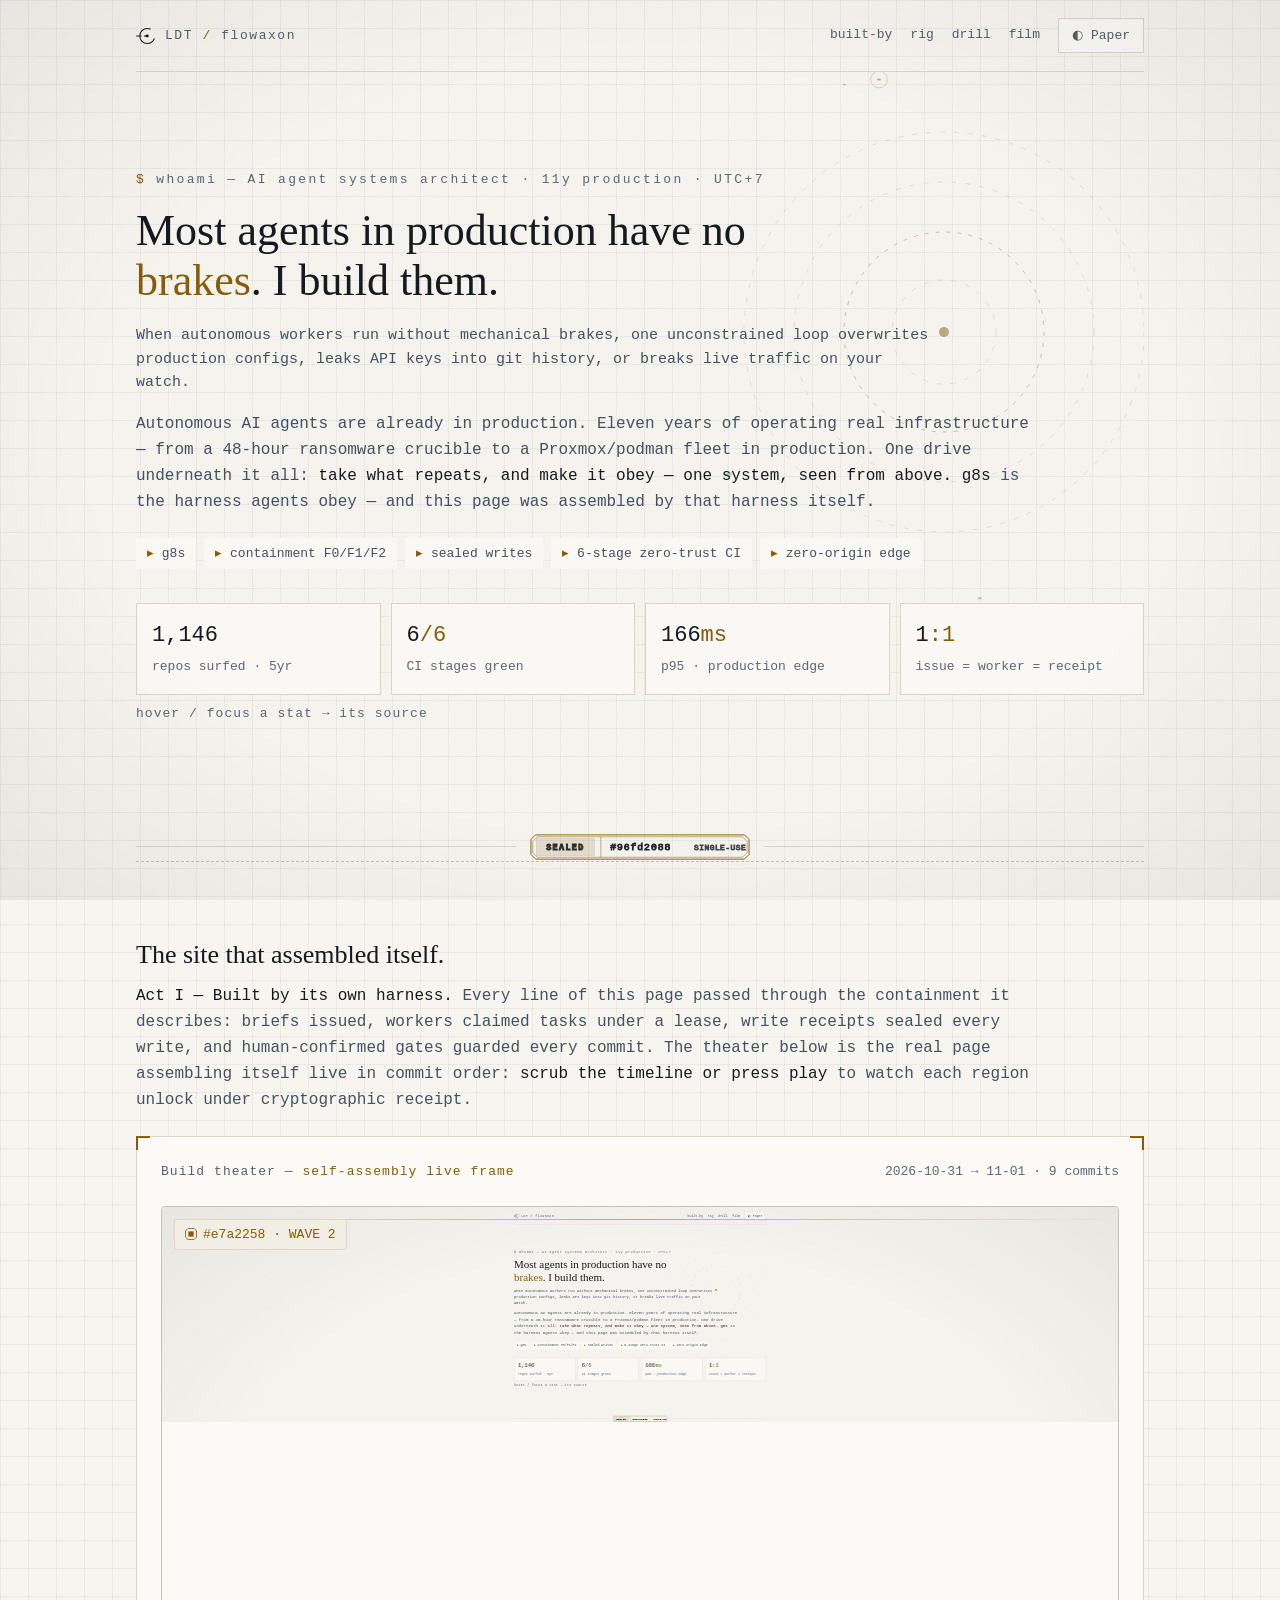
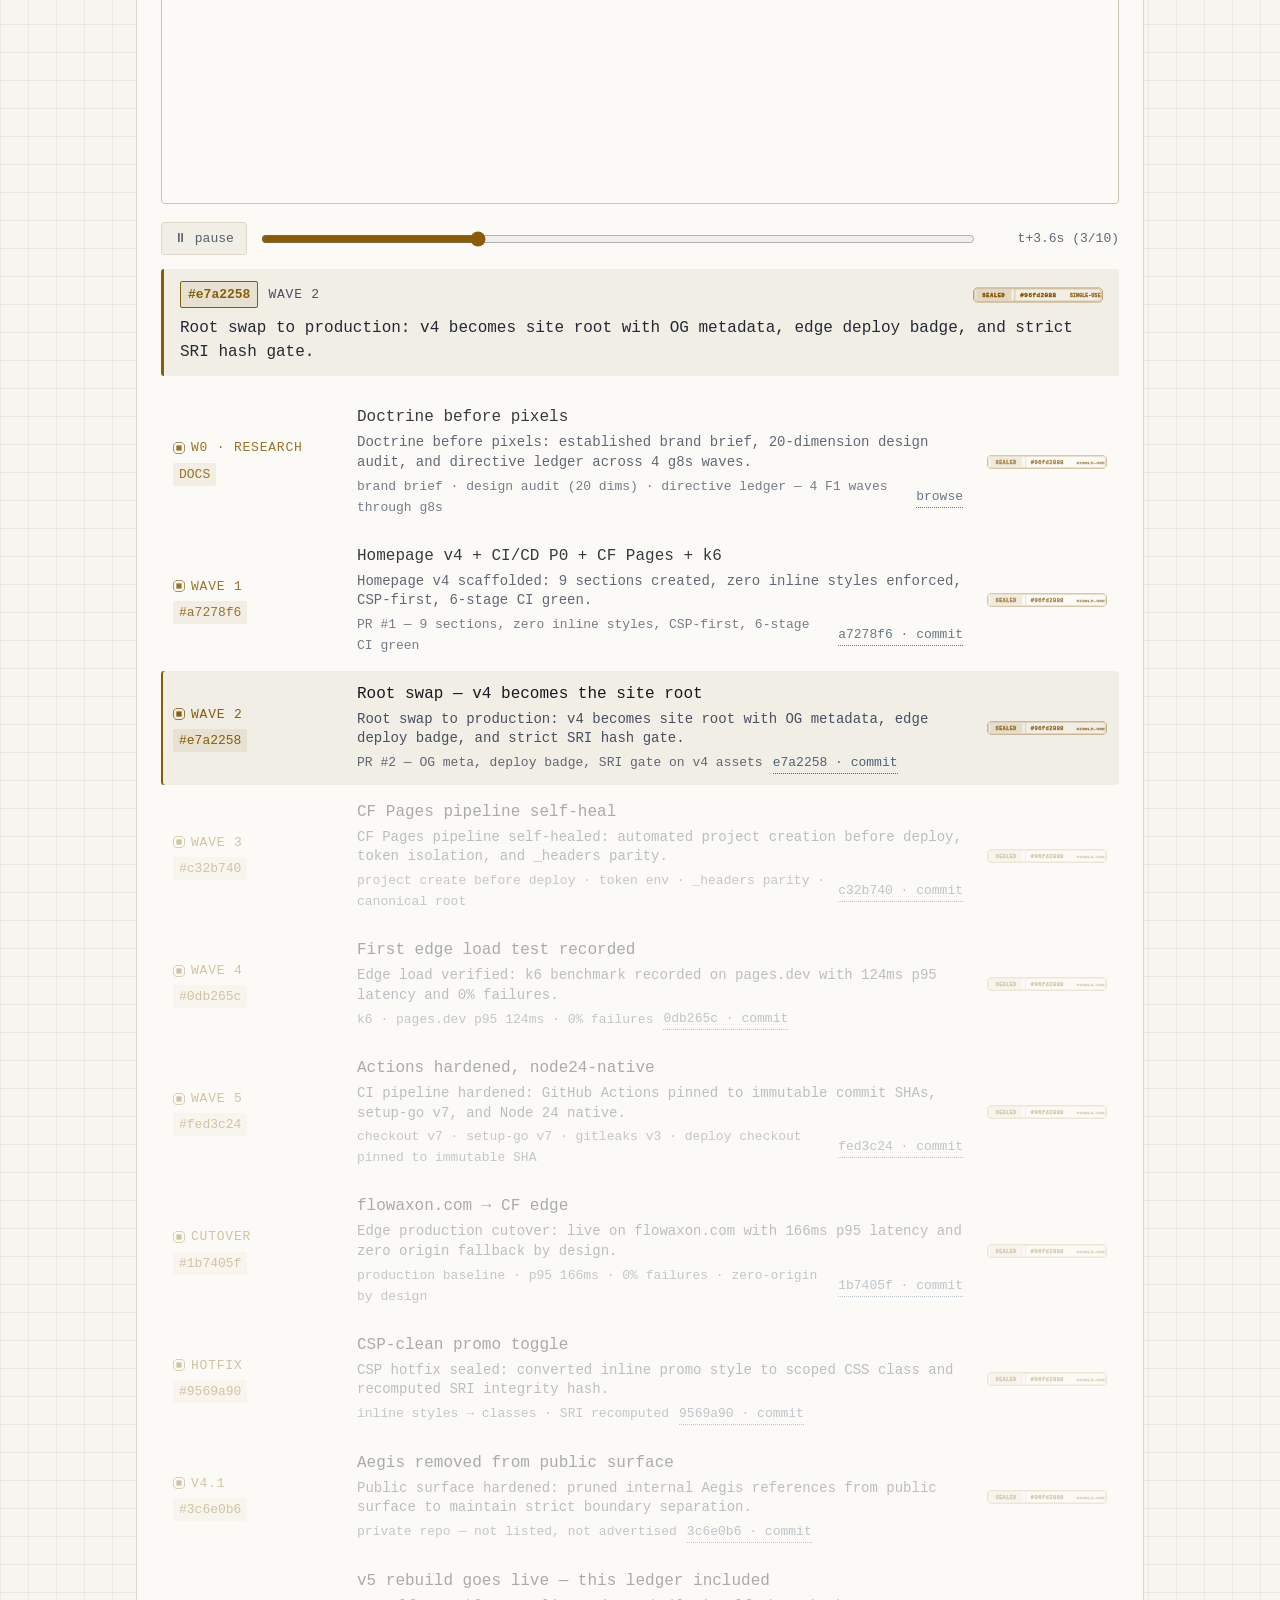
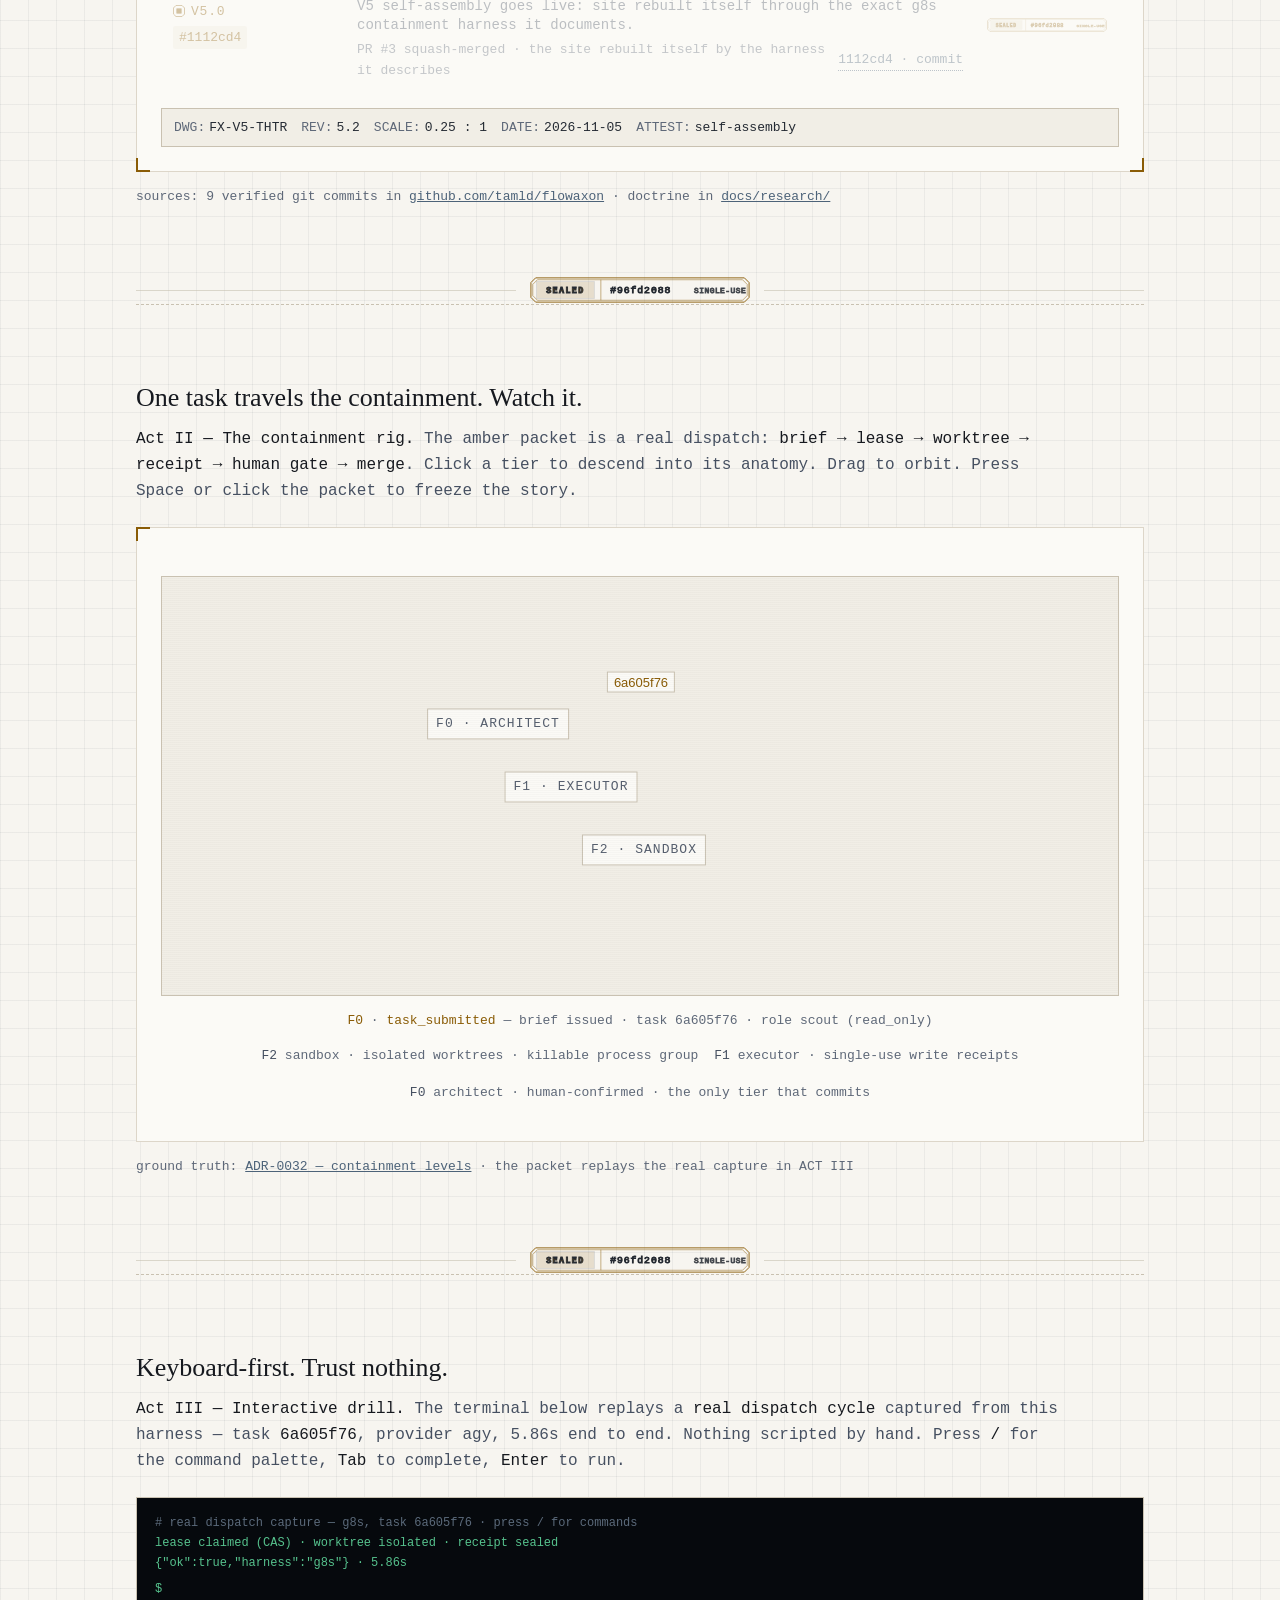
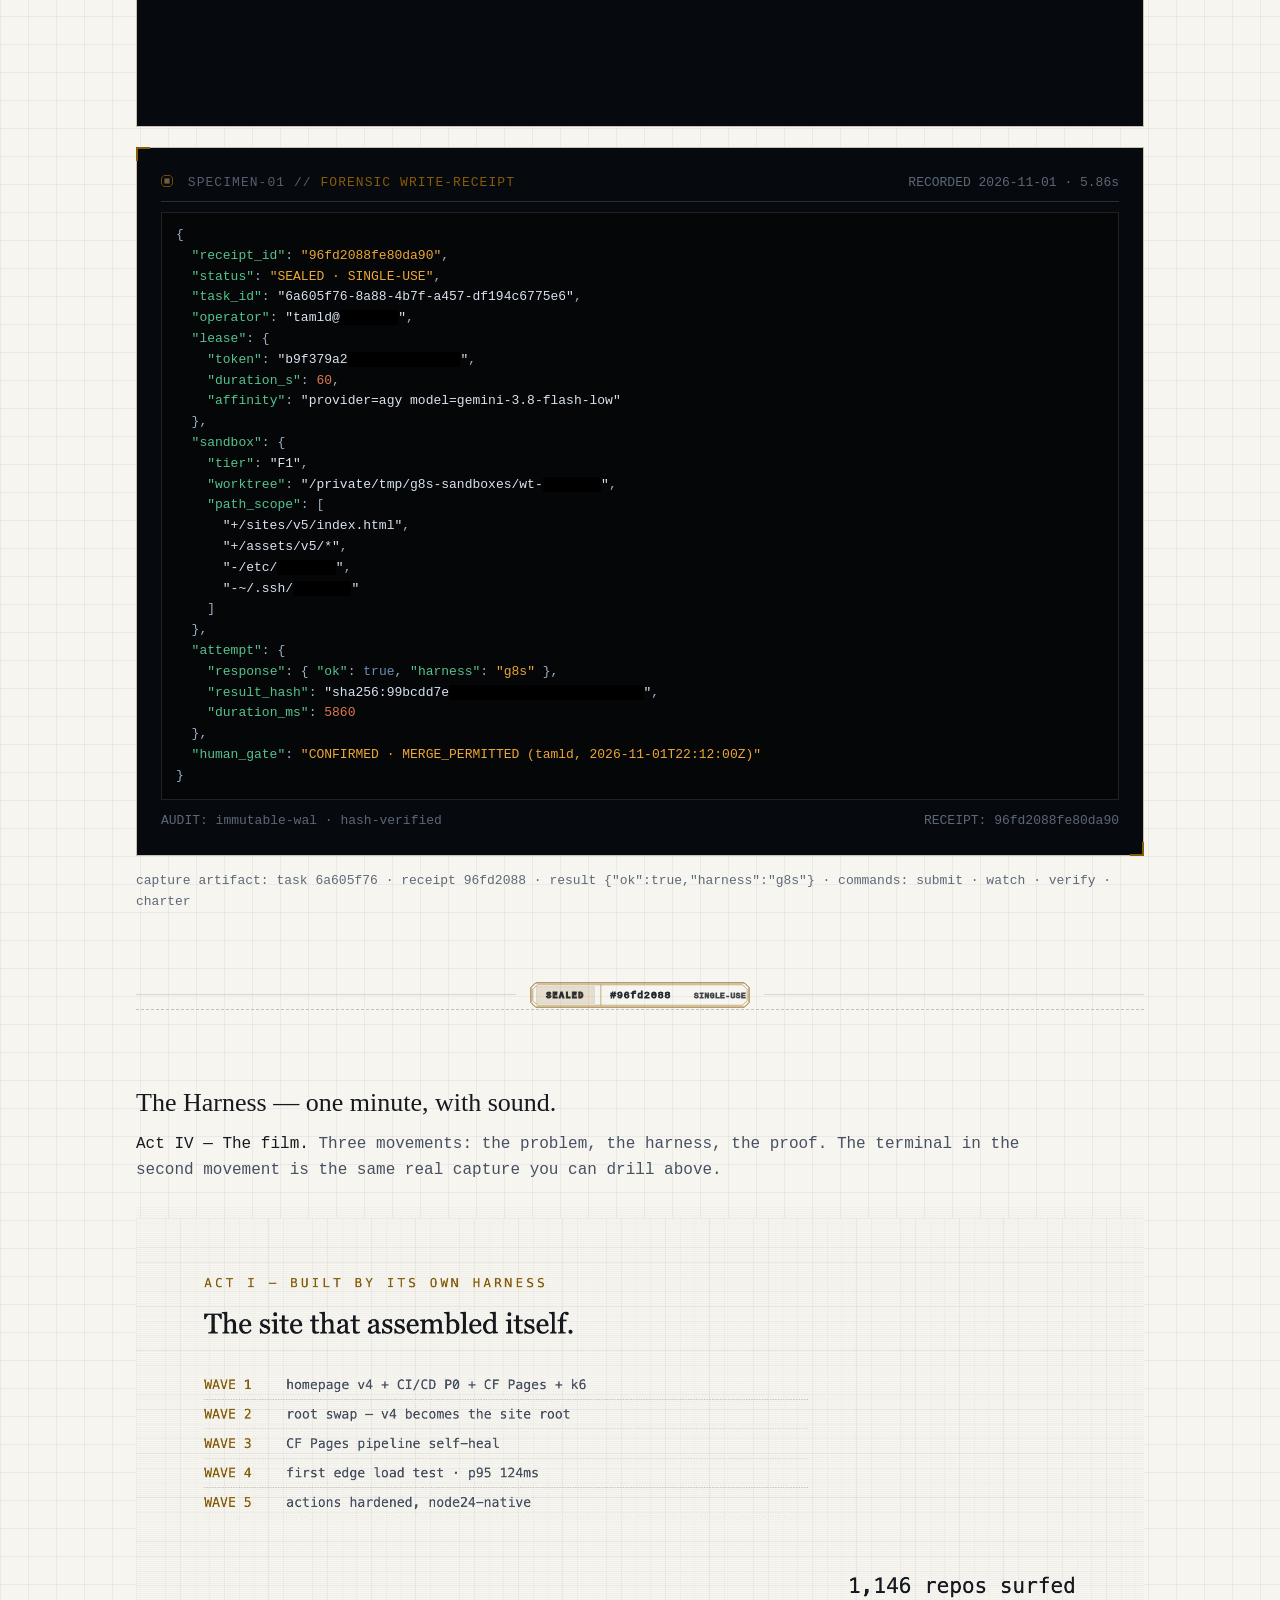
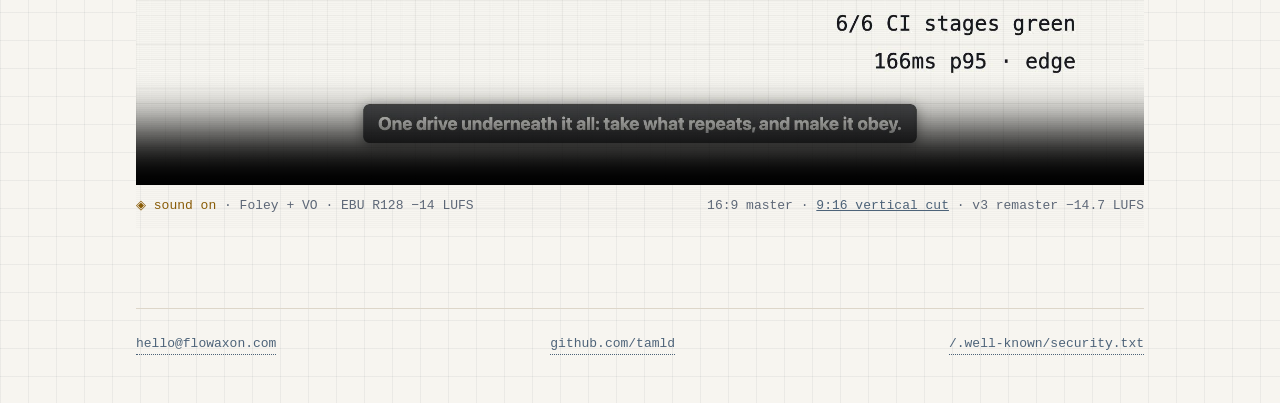
<file: index.html>
<!DOCTYPE html>
<html lang="en">
<head>
<meta charset="utf-8">
<meta name="viewport" content="width=device-width, initial-scale=1">
<title>Le Duc Tam — FlowAxon · the harness AI agents obey</title>
<meta name="description" content="AI agent systems architect. g8s: a containment harness — isolated worktrees, single-use write receipts, human-confirmed gates. This site was assembled by that harness.">
<link rel="canonical" href="https://flowaxon.com/">
<meta property="og:type" content="website">
<meta property="og:title" content="Autonomous AI agents are already in production. Most have no brakes.">
<meta property="og:description" content="g8s — the containment harness agents obey. Every write sealed, every gate human-confirmed. Built by its own harness.">
<meta property="og:url" content="https://flowaxon.com/">
<meta property="og:image" content="https://flowaxon.com/assets/og-image.png">
<meta property="og:image:width" content="1200">
<meta property="og:image:height" content="630">
<!-- TODO(analytics): Cloudflare Web Analytics beacon skipped — no CF Pages beacon token in env; preserved CSP without unconfirmed third-party script injection -->
<meta name="twitter:card" content="summary_large_image">
<link rel="icon" href="/favicon.svg" type="image/svg+xml">
<link rel="icon" href="/favicon.ico" sizes="32x32">
<link rel="apple-touch-icon" href="/apple-touch-icon.png">
<link rel="stylesheet" href="/assets/v5/v5.css" integrity="sha384-W50GgrwTY6nZN148cEG6/sK9Z1Kc+BUUYV4aIUyCjSaWfXYRqbQK0FzpXjDSvol4">
<script type="application/ld+json">
{"@context":"https://schema.org","@type":"Person","name":"Le Duc Tam","url":"https://flowaxon.com/","sameAs":["https://github.com/tamld"],"jobTitle":"AI Agent Systems Architect","description":"Builds containment harnesses for autonomous AI agents. 11 years of production infrastructure.","knowsAbout":["agent containment","zero-trust CI/CD","infrastructure automation","g8s"]}
</script>
</head>
<body>
<div class="wrap">

<header class="site">
  <a class="brand" href="/"><svg class="brand-mark" viewBox="0 0 64 64" width="20" height="20" aria-hidden="true"><circle cx="36" cy="32" r="24" fill="none" stroke="currentColor" stroke-width="3.4" stroke-dasharray="113 38" stroke-dashoffset="-9" stroke-linecap="round"/><line x1="2" y1="32" x2="9" y2="32" stroke="currentColor" stroke-width="3.4" stroke-linecap="round"/><line x1="13" y1="32" x2="16.5" y2="32" stroke="currentColor" stroke-width="3.4" stroke-linecap="round"/><rect x="26.5" y="28.75" width="6.5" height="6.5" fill="var(--amber)"/><circle cx="36" cy="32" r="4.5" fill="currentColor"/></svg><span>LDT <b>/</b> flowaxon</span></a>
  <nav class="top">
    <a class="keep" href="#builtby">built-by</a>
    <a class="keep" href="#rig">rig</a>
    <a class="keep" href="#drill">drill</a>
    <a class="keep" href="#film">film</a>
    <button class="tgl" id="tgl" type="button" aria-label="Toggle color theme"><span aria-hidden="true">◐</span> <span id="tglLbl">Paper</span></button>
  </nav>
</header>

<!-- HERO -->
<section class="hero" id="top">
  <canvas id="field" width="640" height="640" aria-hidden="true"></canvas>
  <p class="kick"><b>$</b> whoami — AI agent systems architect · 11y production · UTC+7</p>
  <h1>Most agents in production have no <b>brakes</b>. I build them.</h1>
  <p class="stake">When autonomous workers run without mechanical brakes, one unconstrained loop overwrites production configs, leaks API keys into git history, or breaks live traffic on your watch.</p>
  <p class="lede">Autonomous AI agents are already in production. Eleven years of operating real infrastructure — from a 48-hour ransomware crucible to a Proxmox/podman fleet in production. One drive underneath it all: <b>take what repeats, and make it obey — one system, seen from above.</b> <b>g8s</b> is the harness agents obey — and this page was assembled by that harness itself.</p>
  <div class="chips">
    <span>g8s</span><span>containment F0/F1/F2</span><span>sealed writes</span><span>6-stage zero-trust CI</span><span>zero-origin edge</span>
  </div>
  <div class="stats">
    <div class="stat" tabindex="0"><div class="stat-inner"><div><b>1,146</b><span>repos surfed · 5yr</span></div>
      <div class="face"><em>star corpus taste-mined 2026-10-31 · AI wave 2025 = 456★</em><a href="https://github.com/tamld?tab=stars">github.com/tamld?tab=stars</a></div></div></div>
    <div class="stat" tabindex="0"><div class="stat-inner"><div><b>6<i>/6</i></b><span>CI stages green</span></div>
      <div class="face"><em>code-sync · structure · links · SAST · DAST · devsecops — flowaxon engine</em><a href="https://github.com/tamld/flowaxon/actions">github.com/tamld/flowaxon/actions</a></div></div></div>
    <div class="stat" tabindex="0"><div class="stat-inner"><div><b>166<i>ms</i></b><span>p95 · production edge</span></div>
      <div class="face"><em>k6 baseline, 0% failures, zero-origin by design</em><a href="https://github.com/tamld/flowaxon/commit/1b7405f">commit 1b7405f · k6 runbook</a></div></div></div>
    <div class="stat" tabindex="0"><div class="stat-inner"><div><b>1<i>:1</i></b><span>issue = worker = receipt</span></div>
      <div class="face"><em>cardinality law — one task, one worker, one sealed receipt</em><a href="https://github.com/tamld/g8s">github.com/tamld/g8s</a></div></div></div>
  </div>
  <p class="stat-hint">hover / focus a stat → its source</p>
</section>

<!-- DIVIDER 1: SEAL-01 -->
<div class="divider-seal" aria-hidden="true">
  <svg viewBox="0 0 236 28"><use href="/assets/v5/seals.svg#seal-sealed"></use></svg>
</div>

<!-- ACT I — BUILD THEATER (meta-story centerpiece) -->
<section class="act reveal" id="builtby">
  <h2>The site that assembled itself.</h2>
  <p class="act-sub"><b>Act I — Built by its own harness.</b> Every line of this page passed through the containment it describes: briefs issued, workers claimed tasks under a lease, write receipts sealed every write, and human-confirmed gates guarded every commit. The theater below is the real page assembling itself live in commit order: <b>scrub the timeline or press play</b> to watch each region unlock under cryptographic receipt.</p>
  <div class="card plate-blueprint theater-card" id="theaterCard">
    <span class="corner" aria-hidden="true"></span><span class="corner tr" aria-hidden="true"></span>
    <span class="corner bl" aria-hidden="true"></span><span class="corner br" aria-hidden="true"></span>
    <div class="tb">
      <span class="t">Build theater — <b>self-assembly live frame</b></span>
      <span class="yr">2026-10-31 → 11-01 · 9 commits</span>
    </div>

    <!-- 16:10 THEATER STAGE -->
    <div class="theater-stage" id="theaterStage">
      <div class="theater-viewport" id="theaterViewport">
        <!-- Live scaled 0.25 iframe (src populated dynamically by IntersectionObserver) -->
        <iframe
          id="theaterFrame"
          class="theater-frame"
          title="Build theater live assembly preview"
          tabindex="-1"
          aria-hidden="true"
          loading="lazy">
        </iframe>
        <!-- Static fallback wireframe background -->
        <div class="theater-fallback" id="theaterFallback" aria-hidden="true"></div>
        <!-- Theater HUD chip overlay -->
        <div class="theater-hud" id="theaterHud" aria-hidden="true">
          <div class="theater-scanline"></div>
          <div class="theater-chip" id="theaterChip">
            <svg class="chip-seal" viewBox="0 0 14 14" aria-hidden="true"><use href="/assets/v5/seals.svg#seal-bullet"></use></svg>
            <span id="theaterChipText">W0 · RESEARCH</span>
          </div>
        </div>
      </div>
    </div>

    <!-- SCRUB CONTROLS (WCAG compliant range input + keyboard) -->
    <div class="scrub theater-scrub">
      <button class="btn" id="theaterPlay" type="button" aria-label="Play or replay build assembly animation">▶ play</button>
      <input type="range" id="theaterScrub" min="0" max="1000" value="0" aria-label="Scrub the build timeline" aria-valuemin="0" aria-valuemax="1000" aria-valuenow="0" aria-valuetext="Step 1 of 10: Doctrine before pixels">
      <span class="pos" id="theaterPos">t+0.0s (1/10)</span>
    </div>

    <!-- ACTIVE COMMIT HUMAN-LINE STRIP -->
    <div class="theater-human-strip" id="theaterHumanStrip" aria-live="polite">
      <div class="strip-header">
        <span class="strip-sha" id="stripSha">DOCS</span>
        <span class="strip-wave" id="stripWave">W0 · RESEARCH</span>
        <svg class="strip-seal" id="stripSeal" viewBox="0 0 236 28" aria-hidden="true"><use href="/assets/v5/seals.svg#seal-sealed"></use></svg>
      </div>
      <p class="strip-line" id="stripLine">Doctrine before pixels: established brand brief, 20-dimension design audit, and directive ledger across 4 g8s waves.</p>
    </div>

    <!-- FULL COMMIT ROWS LEDGER -->
    <div class="ledger theater-ledger" id="ledger" aria-live="polite"></div>

    <div class="plate-titleblock" aria-label="Engineering Drawing Title Block">
      <div class="tb-item"><span>DWG:</span><b>FX-V5-THTR</b></div>
      <div class="tb-item"><span>REV:</span><b>5.2</b></div>
      <div class="tb-item"><span>SCALE:</span><b>0.25 : 1</b></div>
      <div class="tb-item"><span>DATE:</span><b>2026-11-05</b></div>
      <div class="tb-item"><span>ATTEST:</span><b class="tb-proof">self-assembly</b></div>
    </div>
  </div>
  <p class="srcnote">sources: 9 verified git commits in <a href="https://github.com/tamld/flowaxon/commits/main">github.com/tamld/flowaxon</a> · doctrine in <a href="https://github.com/tamld/flowaxon/tree/main/docs/research">docs/research/</a></p>
</section>

<!-- DIVIDER 2: SEAL-01 -->
<div class="divider-seal" aria-hidden="true">
  <svg viewBox="0 0 236 28"><use href="/assets/v5/seals.svg#seal-sealed"></use></svg>
</div>

<!-- ACT II — RIG -->
<section class="act reveal" id="rig">
  <h2>One task travels the containment. Watch it.</h2>
  <p class="act-sub"><b>Act II — The containment rig.</b> The amber packet is a real dispatch: <b>brief → lease → worktree → receipt → human gate → merge</b>. Click a tier to descend into its anatomy. Drag to orbit. Press Space or click the packet to freeze the story.</p>
  <div class="card">
    <span class="corner" aria-hidden="true"></span>
    <div class="rigbox">
      <div class="rig3" id="rig3" role="region" aria-label="Containment Rig v3 visualizer">
        <canvas id="rigCanvas" width="800" height="420" aria-label="3D isometric canvas visualization of g8s containment"></canvas>
        <div class="rig-overlay" id="rigOverlay">
          <button class="rig-tier-btn" id="btnTierF0" data-layer="F0" type="button" aria-label="F0 Architect layer · 0 to focus">F0 · ARCHITECT</button>
          <button class="rig-tier-btn" id="btnTierF1" data-layer="F1" type="button" aria-label="F1 Executor layer · 1 to focus">F1 · EXECUTOR</button>
          <button class="rig-tier-btn" id="btnTierF2" data-layer="F2" type="button" aria-label="F2 Sandbox layer · 2 to focus">F2 · SANDBOX</button>
          <button class="rig-pkt-btn" id="btnPacket" type="button" aria-label="Dispatch packet 6a605f76 · click or Space to freeze">
            <span class="pkt-pill"><span class="pkt-id">6a605f76</span></span>
          </button>
        </div>
      </div>
      <p class="rig-note" id="rigNote">dispatching…</p>
      <div class="anatomy" id="anatomy" aria-live="polite"></div>
      <div class="rig-anno">
        <span><b>F2</b> sandbox · isolated worktrees · killable process group</span>
        <span><b>F1</b> executor · single-use write receipts</span>
        <span><b>F0</b> architect · human-confirmed · the only tier that commits</span>
      </div>
    </div>
  </div>
  <p class="srcnote">ground truth: <a href="https://github.com/tamld/g8s/blob/main/docs/decisions/0032-containment-levels.md">ADR-0032 — containment levels</a> · the packet replays the real capture in ACT III</p>
</section>

<!-- DIVIDER 3: SEAL-01 -->
<div class="divider-seal" aria-hidden="true">
  <svg viewBox="0 0 236 28"><use href="/assets/v5/seals.svg#seal-sealed"></use></svg>
</div>

<!-- ACT III — TERMINAL -->
<section class="act reveal" id="drill">
  <h2>Keyboard-first. Trust nothing.</h2>
  <p class="act-sub"><b>Act III — Interactive drill.</b> The terminal below replays a <b>real dispatch cycle</b> captured from this harness — task <b>6a605f76</b>, provider agy, 5.86s end to end. Nothing scripted by hand. Press <b>/</b> for the command palette, <b>Tab</b> to complete, <b>Enter</b> to run.</p>
  <div class="term" id="term">
    <div class="pal" id="pal" role="listbox"></div>
    <div id="termOut"></div>
    <div class="cmdline"><span class="ps1">$</span><input id="termIn" type="text" autocomplete="off" spellcheck="false" aria-label="Terminal input"></div>
  </div>

  <!-- SPECIMEN-01 (forensic receipt panel from real capture) -->
  <div class="specimen card" id="specimen-01">
    <span class="corner" aria-hidden="true"></span><span class="corner br" aria-hidden="true"></span>
    <div class="tb">
      <span class="t"><svg class="specimen-seal" viewBox="0 0 14 14" aria-hidden="true"><use href="/assets/v5/seals.svg#seal-bullet"></use></svg> SPECIMEN-01 // <b>FORENSIC WRITE-RECEIPT</b></span>
      <span class="yr">RECORDED 2026-11-01 · 5.86s</span>
    </div>
    <pre class="specimen-pre" tabindex="0"><code>{
  <span class="k">"receipt_id"</span>: <span class="v-proof">"96fd2088fe80da90"</span>,
  <span class="k">"status"</span>: <span class="v-proof">"SEALED · SINGLE-USE"</span>,
  <span class="k">"task_id"</span>: <span class="v">"6a605f76-8a88-4b7f-a457-df194c6775e6"</span>,
  <span class="k">"operator"</span>: <span class="v">"tamld@<span class="redact">████████</span>"</span>,
  <span class="k">"lease"</span>: {
    <span class="k">"token"</span>: <span class="v">"b9f379a2<span class="redact">████████████████</span>"</span>,
    <span class="k">"duration_s"</span>: <span class="v-num">60</span>,
    <span class="k">"affinity"</span>: <span class="v">"provider=agy model=gemini-3.8-flash-low"</span>
  },
  <span class="k">"sandbox"</span>: {
    <span class="k">"tier"</span>: <span class="v">"F1"</span>,
    <span class="k">"worktree"</span>: <span class="v">"/private/tmp/g8s-sandboxes/wt-<span class="redact">████████</span>"</span>,
    <span class="k">"path_scope"</span>: [
      <span class="v">"+/sites/v5/index.html"</span>,
      <span class="v">"+/assets/v5/*"</span>,
      <span class="v">"-/etc/<span class="redact">████████</span>"</span>,
      <span class="v">"-~/.ssh/<span class="redact">████████</span>"</span>
    ]
  },
  <span class="k">"attempt"</span>: {
    <span class="k">"response"</span>: { <span class="k">"ok"</span>: <span class="v-bool">true</span>, <span class="k">"harness"</span>: <span class="v-proof">"g8s"</span> },
    <span class="k">"result_hash"</span>: <span class="v">"sha256:99bcdd7e<span class="redact">████████████████████████████</span>"</span>,
    <span class="k">"duration_ms"</span>: <span class="v-num">5860</span>
  },
  <span class="k">"human_gate"</span>: <span class="v-proof">"CONFIRMED · MERGE_PERMITTED (tamld, 2026-11-01T22:12:00Z)"</span>
}</code></pre>
    <div class="specimen-foot">
      <span>AUDIT: immutable-wal · hash-verified</span>
      <span>RECEIPT: 96fd2088fe80da90</span>
    </div>
  </div>

  <p class="srcnote">capture artifact: task 6a605f76 · receipt 96fd2088 · result {"ok":true,"harness":"g8s"} · commands: submit · watch · verify · charter</p>
</section>

<!-- DIVIDER 4: SEAL-01 -->
<div class="divider-seal" aria-hidden="true">
  <svg viewBox="0 0 236 28"><use href="/assets/v5/seals.svg#seal-sealed"></use></svg>
</div>

<!-- ACT IV — FILM -->
<section class="act reveal" id="film">
  <h2>The Harness — one minute, with sound.</h2>
  <p class="act-sub"><b>Act IV — The film.</b> Three movements: the problem, the harness, the proof. The terminal in the second movement is the same real capture you can drill above.</p>
  <div class="filmbox">
    <video id="filmV" controls preload="metadata" poster="/assets/video/harness-poster.jpg">
      <source src="/assets/video/harness-en.mp4" type="video/mp4">
      Your browser does not support embedded video.
    </video>
    <div class="film-meta">
      <span><span class="snd">◈ sound on</span> · Foley + VO · EBU R128 −14 LUFS</span>
      <span>16:9 master · <a href="/assets/video/harness-en-916.mp4">9:16 vertical cut</a> · v3 remaster −14.7 LUFS</span>
    </div>
  </div>
</section>

<footer class="site">
  <a href="mailto:hello@flowaxon.com">hello@flowaxon.com</a>
  <a href="https://github.com/tamld">github.com/tamld</a>
  <a href="/.well-known/security.txt">/.well-known/security.txt</a>
</footer>

</div>
<script src="/assets/v5/herofield.js" integrity="sha384-8mL/jz4nLeNNIer5faNxoYyXVCwWBpYQDdkQ5opabGI9vMTMNdYGe7ShvH+ccI3w" defer></script>
<script src="/assets/v5/theater.js" integrity="sha384-3TpAgvJmLorYAjU5rTdLOUgiz4w0fmvmFh+taMv/U6CTRylMGGSeSY0s2CoyXGR5" defer></script>
<script src="/assets/v5/rig3.js" integrity="sha384-60ydoWAKZ023QzexQUI6dN5o/ir+/Ft3WT0UoZJhafz8BklQqGY0GZbfwK+dI+zW" defer></script>
<script src="/assets/v5/site.js" integrity="sha384-JZhxvvZCs61VE2ukC84JwzFTIZ8NkNKVXtnrkmoLMpL97lX9uVRfGkLwwMDG6S4o" defer></script>
</body>
</html>
</file>
<file: assets/v5/v5.css>
/* ── FlowAxon v5 Brand Exceptions ──
   1. [mono]: ui-monospace is FlowAxon's primary brand identity — an infrastructure harness where systems, hashes, and telemetry are first-class citizens.
   2. [shadow]: Plane cast shadows provide authentic 3D spatial hierarchy and depth-ordering required for the F0/F1/F2 containment narrative.
   3. [emoji ✓]: Unicode checkmark is a literal CLI success token from g8s WORKER_COMPLETED milestone output, preserving zero-fabrication capture truth.
*/
:root{
  --cv:#f7f5f0; --grid:rgba(70,80,97,.07); --panel:#fbfaf6; --panel2:#f1eee6;
  --bd:#ddd6c9; --bd2:#c9c1b1;
  --t1:#16191f; --t2:#242a33; --t3:#465061; --t4:#565f6e; --t5:#5e6878; --src:#4d6379;
  --amber:#8a5c06; --amber-bg:rgba(138,92,6,.09); --rust:#a34a2a; --steel:#4a6b8a; --green:#2e7d54;
  --term:#06090d; --term-bd:#c9c1b1; --spot:rgba(138,92,6,.05);
  --shadow-hard:10px 12px 0 rgba(24,26,31,.08);
  --ez:cubic-bezier(0.22,1,0.36,1);
  --dur-hover:300ms;
  --dur-layout:500ms;
  --dur-reveal:700ms;
}
[data-theme="dark"]{
  --cv:#0a0e14; --grid:rgba(120,150,190,.05); --panel:rgba(12,17,24,.85); --panel2:rgba(12,17,24,.92);
  --bd:#1c2530; --bd2:#2a3644;
  --t1:#eef4fb; --t2:#dbe4ef; --t3:#9db0c6; --t4:#8fa3ba; --t5:#74869c; --src:#6f87a6;
  --amber:#f0a832; --amber-bg:rgba(240,168,50,.1); --rust:#e07850; --steel:#6f8fb8; --green:#57c48f;
  --term:#06090d; --term-bd:#1c2530; --spot:rgba(240,168,50,.05);
  --shadow-hard:10px 12px 0 rgba(0,0,0,.35);
}
html{scroll-behavior:smooth}
*,*::before,*::after{box-sizing:border-box}
body{
  margin:0;background:var(--cv);color:var(--t2);
  font:16px/1.62 ui-monospace,SFMono-Regular,Menlo,Consolas,monospace;
  overflow-x:clip;
  background-image:linear-gradient(var(--grid) 1px,transparent 1px),linear-gradient(90deg,var(--grid) 1px,transparent 1px);
  background-size:28px 28px;
  transition:background-color var(--dur-layout) var(--ez),color var(--dur-layout) var(--ez);
}
::selection{background:var(--amber-bg);color:var(--t1)}
a{color:var(--src)}
.wrap{max-width:1060px;margin:0 auto;padding:0 26px;position:relative}
.serif{font-family:Georgia,'Times New Roman',serif}

/* ── header ── */
header.site{display:flex;justify-content:space-between;align-items:center;flex-wrap:wrap;row-gap:6px;padding:18px 0;border-bottom:1px solid var(--bd)}
.brand{display:inline-flex;align-items:center;gap:9px;font-size:13px;letter-spacing:.12em;color:var(--t4);text-decoration:none;white-space:nowrap}
.brand-mark{flex:none;color:var(--t1);transition:transform var(--dur-layout) var(--ez)}
.brand:hover .brand-mark{transform:rotate(14deg)}
.brand b{color:var(--amber);font-weight:400}
nav.top{display:flex;gap:18px;align-items:center;font-size:13px}
nav.top a{white-space:nowrap}
nav.top a{color:var(--t4);text-decoration:none;border-bottom:1px dotted transparent;padding-bottom:2px;transition:color var(--dur-hover) var(--ez),border-color var(--dur-hover) var(--ez)}
nav.top a:hover{color:var(--amber);border-bottom-color:var(--amber)}
.tgl{display:flex;align-items:center;gap:8px;font:inherit;font-size:13px;color:var(--t4);
  background:var(--panel);border:1px solid var(--bd);padding:6px 13px;cursor:pointer;transition:border-color var(--dur-hover) var(--ez),color var(--dur-hover) var(--ez)}
.tgl:hover{border-color:var(--amber);color:var(--t2)}

/* ── hero ── */
.hero{position:relative;padding:84px 0 64px;overflow:clip}
#field{position:absolute;top:-60px;right:-120px;width:640px;height:640px;opacity:.55;z-index:0;pointer-events:none}
[data-theme="dark"] #field{opacity:.4}
.kick{font-size:13px;letter-spacing:.18em;color:var(--t5);margin-bottom:16px}
.kick b{color:var(--amber);font-weight:400}
h1{font-family:Georgia,serif;font-size:clamp(30px,4.8vw,44px);line-height:1.14;font-weight:400;color:var(--t1);max-width:16.5em;margin:0 0 18px}
h1 b{color:var(--amber);font-weight:400}
.stake{font-size:15px;color:var(--t3);max-width:54em;margin:0 0 18px;line-height:1.55}
.stake b{color:var(--t1);font-weight:400}
.lede{font-size:16px;color:var(--t3);max-width:56em;margin:0 0 22px}
.lede b{color:var(--t1);font-weight:400}
.chips{display:flex;flex-wrap:wrap;gap:8px;margin-bottom:34px}
.chips span{padding:5px 11px;font-size:13px;color:var(--t3);background:var(--panel)}
.chips span::before{content:'▸ ';color:var(--amber)}
.stats{display:grid;grid-template-columns:repeat(4,1fr);gap:10px;perspective:1200px}
.stat{position:relative;border:1px solid var(--bd);background:var(--panel);min-height:92px;cursor:default;outline:none}
.stat-inner{position:absolute;inset:0;transform-style:preserve-3d;
  transition:transform var(--dur-layout) var(--ez)}
.stat-inner>div:first-child{padding:14px 15px}
.stat:hover .stat-inner,.stat:focus-visible .stat-inner,.stat.flip .stat-inner{transform:rotateX(180deg) translateZ(1px)}
.stat .face a{pointer-events:auto}
.stat .face{position:absolute;inset:0;padding:14px 15px;overflow:hidden;backface-visibility:hidden;transform:rotateX(180deg);
  display:flex;flex-direction:column;justify-content:center;gap:6px;border:1px solid var(--amber);background:var(--panel2);font-size:13px}
.stat b{display:block;font-size:22px;color:var(--t1);font-weight:400;font-variant-numeric:tabular-nums}
.stat b i{font-style:normal;color:var(--amber)}
.stat span{font-size:13px;color:var(--t5);display:block;margin-top:3px}
.stat .face em{font-style:normal;font-size:13px;color:var(--t4);line-height:1.5}
.stat .face a{font-size:13px;color:var(--src);word-break:break-all}
.stat-hint{font-size:13px;color:var(--t5);margin-top:8px;letter-spacing:.08em}

/* ── acts ── */
.act{padding:72px 0 24px;border-top:1px dashed var(--bd2)}
h2{font-family:Georgia,serif;font-size:26px;font-weight:400;color:var(--t1);margin:0 0 8px}
.act-sub{font-size:16px;color:var(--t3);max-width:58em;margin:0 0 22px}
.act-sub b{color:var(--t1);font-weight:400}
.card{border:1px solid var(--bd);background:var(--panel);padding:24px;position:relative}
.corner{position:absolute;top:-1px;left:-1px;width:14px;height:14px;border-top:2px solid var(--amber);border-left:2px solid var(--amber)}
.corner.tr{top:-1px;right:-1px;left:auto;border-top:2px solid var(--amber);border-right:2px solid var(--amber);border-left:none}
.corner.bl{bottom:-1px;left:-1px;top:auto;border-bottom:2px solid var(--amber);border-left:2px solid var(--amber);border-top:none}
.corner.br{bottom:-1px;right:-1px;top:auto;left:auto;border-bottom:2px solid var(--amber);border-right:2px solid var(--amber);border-top:none;border-left:none}
.tb{display:flex;justify-content:space-between;align-items:baseline;gap:12px;padding-bottom:10px;margin-bottom:8px}
.tb .t{font-size:13px;letter-spacing:.08em;color:var(--t4)}
.tb .t b{color:var(--amber);font-weight:400}
.tb .yr{font-size:13px;color:var(--t5);white-space:nowrap}
.srcnote{font-size:13px;color:var(--t5);margin-top:14px}
.srcnote a{color:var(--src)}

/* ── blueprint plate (PLATE-01) ── */
.plate-titleblock{display:flex;flex-wrap:wrap;gap:14px;margin-top:16px;padding:8px 12px;background:var(--panel2);border:1px solid var(--bd2);font-size:13px;color:var(--t4)}
.plate-titleblock .tb-item{display:flex;gap:4px;align-items:center}
.plate-titleblock .tb-item span{color:var(--t5);font-size:13px}
.plate-titleblock .tb-item b{color:var(--t2);font-weight:400}
.plate-titleblock .tb-proof{color:var(--amber)}

/* ── section divider seals (SEAL-01) ── */
.divider-seal{display:flex;align-items:center;justify-content:center;gap:14px;padding:32px 0 0}
.divider-seal::before,.divider-seal::after{content:'';flex:1;height:1px;background:var(--bd2);opacity:.6}
.divider-seal svg{width:220px;height:28px;flex-shrink:0}

/* ── Build Theater (Act I) ── */
.theater-card{transition:border-color var(--dur-layout) var(--ez),box-shadow var(--dur-layout) var(--ez)}
.theater-stage{position:relative;width:100%;margin-top:14px;margin-bottom:18px}
.theater-viewport{position:relative;width:100%;aspect-ratio:16/10;background:var(--bg);border:1px solid var(--bd2);border-radius:4px;overflow:hidden;isolation:isolate;transition:border-color var(--dur-layout) var(--ez),box-shadow var(--dur-layout) var(--ez)}
.theater-viewport.assembled{border-color:var(--amber);box-shadow:0 0 0 1px var(--amber),0 0 20px var(--amber-glow)}
.theater-frame{position:absolute;top:0;left:0;width:400%;height:400%;transform:scale(0.25);transform-origin:top left;border:0;pointer-events:none;will-change:clip-path;transition:clip-path 500ms var(--ez)}
.theater-fallback{position:absolute;inset:0;pointer-events:none;background:radial-gradient(circle at 50% 50%,var(--panel2) 0%,var(--bg) 100%);background-size:28px 28px;opacity:.2;transition:clip-path 500ms var(--ez),opacity 700ms var(--ez)}
.theater-viewport.assembled .theater-fallback{opacity:0}
.theater-hud{position:absolute;inset:0;pointer-events:none;display:flex;flex-direction:column;justify-content:space-between;padding:12px;z-index:2;transition:opacity 700ms var(--ez)}
.theater-viewport.assembled .theater-hud{opacity:0}
.theater-card .corner{transition:opacity 700ms var(--ez)}
.theater-card.assembled .corner{opacity:0}
.theater-chip{display:inline-flex;align-items:center;gap:6px;padding:4px 10px;background:var(--panel2);border:1px solid var(--bd);border-radius:3px;font-size:13px;font-family:ui-monospace,SFMono-Regular,Menlo,monospace;color:var(--amber);backdrop-filter:blur(4px);width:fit-content}
.theater-chip .chip-seal{width:12px;height:12px;flex-shrink:0}
.theater-scanline{position:absolute;left:0;right:0;height:1px;background:linear-gradient(90deg,transparent 0%,var(--amber) 50%,transparent 100%);opacity:.5;pointer-events:none}

/* scrubber controls */
.theater-scrub{display:flex;align-items:center;gap:12px;margin:16px 0 14px}
.theater-scrub input[type=range]{flex:1;accent-color:var(--amber);height:22px;cursor:ew-resize}
.theater-scrub .pos{font-size:13px;color:var(--t5);font-variant-numeric:tabular-nums;min-width:130px;text-align:right;font-family:ui-monospace,SFMono-Regular,Menlo,monospace}
.theater-scrub .btn{font:inherit;font-size:13px;color:var(--t4);background:var(--panel2);border:1px solid var(--bd);padding:5px 12px;cursor:pointer;border-radius:3px;transition:border-color var(--dur-hover) var(--ez),color var(--dur-hover) var(--ez)}
.theater-scrub .btn:hover{color:var(--amber);border-color:var(--amber)}

/* active commit human line strip */
.theater-human-strip{display:flex;flex-direction:column;gap:8px;padding:12px 16px;margin-bottom:18px;background:var(--panel2);border:none;border-left:3px solid var(--amber);border-radius:3px;transition:border-color var(--dur-hover) var(--ez)}
.strip-header{display:flex;align-items:center;gap:10px;font-family:ui-monospace,SFMono-Regular,Menlo,monospace}
.strip-sha{display:inline-block;padding:2px 7px;font-size:13px;font-weight:600;color:var(--amber);background:var(--amber-bg);border:1px solid var(--amber);border-radius:2px}
.strip-wave{font-size:13px;letter-spacing:.06em;color:var(--t3);font-weight:500}
.strip-seal{margin-left:auto;width:130px;height:20px;flex-shrink:0;color:var(--amber)}
.strip-line{font-size:16px;line-height:1.5;color:var(--t2);margin:0}

/* ledger list */
.theater-ledger{display:flex;flex-direction:column;gap:4px}
.theater-row{display:grid;grid-template-columns:170px 1fr 130px;gap:14px;padding:11px 12px;border-radius:3px;align-items:center;cursor:pointer;transition:background var(--dur-hover) var(--ez),opacity var(--dur-hover) var(--ez)}
.theater-row:hover{background:var(--panel2)}
.theater-row.pending{opacity:.35}
.theater-row.sealed{opacity:.85}
.theater-row.active{opacity:1;background:var(--panel2);box-shadow:inset 2px 0 0 var(--amber)}
.wave-left{display:flex;flex-direction:column;gap:4px}
.wave-left .w{display:inline-flex;align-items:center;font-size:13px;color:var(--amber);letter-spacing:.06em}
.bullet-seal{width:12px;height:12px;margin-right:6px;flex-shrink:0}
.hash-chip{display:inline-block;width:fit-content;padding:1px 6px;font-size:13px;font-family:ui-monospace,SFMono-Regular,Menlo,monospace;color:var(--amber);background:var(--amber-bg);border-radius:2px}
.d-title-box{display:flex;align-items:baseline;gap:8px;font-size:16px}
.d-title-box b{color:var(--t1);font-weight:500}
.d-human-line{font-size:14px;color:var(--t3);margin:2px 0 0;line-height:1.4}
.d-meta-box{display:flex;align-items:center;gap:10px;font-size:13px;color:var(--t5);margin-top:3px}
.d-meta-box a{color:var(--src);font-size:13px;border-bottom:1px dotted var(--src);text-decoration:none;white-space:nowrap}
.wave-seal-col{display:flex;justify-content:flex-end;align-items:center}
.row-seal-glyph{width:120px;height:18px;color:var(--amber);opacity:.8}

/* ── Rig v3 (Canvas2D isometric containment visualizer) ── */
.rigbox{padding:24px 0 10px;overflow:clip}
.rig3{
  position:relative;
  width:100%;
  height:420px;
  background:var(--panel2);
  border:1px solid var(--bd2);
  overflow:clip;
  cursor:grab;
  touch-action:none;
  user-select:none;
}
.rig3.dragging{cursor:grabbing}
#rigCanvas{
  position:absolute;
  inset:0;
  width:100%;
  height:100%;
  display:block;
}
.rig-overlay{
  position:absolute;
  inset:0;
  pointer-events:none;
  overflow:clip;
}
.rig-tier-btn{
  position:absolute;
  pointer-events:auto;
  background:var(--panel);
  border:1px solid var(--bd2);
  color:var(--t4);
  font:inherit;
  font-size:13px;
  letter-spacing:.08em;
  padding:4px 8px;
  cursor:pointer;
  transform:translate(-50%,-50%);
  transition:border-color var(--dur-hover) var(--ez),color var(--dur-hover) var(--ez),background-color var(--dur-hover) var(--ez);
}
.rig-tier-btn:hover,.rig-tier-btn:focus-visible,.rig-tier-btn.active{
  border-color:var(--amber);
  color:var(--amber);
  outline:none;
}
.rig-pkt-btn{
  position:absolute;
  pointer-events:auto;
  background:none;
  border:none;
  padding:0;
  cursor:pointer;
  transform:translate(-50%,-50%);
  outline:none;
}
.rig-pkt-btn .pkt-pill{
  display:inline-flex;
  align-items:center;
  background:var(--panel);
  border:1px solid var(--bd2);
  padding:2px 6px;
  font-size:13px;
  color:var(--amber);
  transition:border-color var(--dur-hover) var(--ez),color var(--dur-hover) var(--ez);
}
.rig-pkt-btn:focus-visible .pkt-pill,.rig-pkt-btn:hover .pkt-pill{
  border-color:var(--amber);
}
.rig-pkt-btn.frozen .pkt-pill{
  border-color:var(--rust);
  color:var(--rust);
}
.rig-note{margin:14px 0 0;text-align:center;font-size:13px;color:var(--t5);min-height:20px}
.rig-note b{color:var(--amber);font-weight:400}
.anatomy{display:none;margin-top:14px;border:1px solid var(--amber);background:var(--panel2);padding:16px 18px}
.anatomy.show{display:block}
.anatomy h4{margin:0 0 8px;font-family:Georgia,serif;font-weight:400;font-size:16px;color:var(--t1)}
.anatomy p{margin:0 0 8px;font-size:13px;color:var(--amber)}
.anatomy ul{margin:0;padding-left:16px;font-size:13px;color:var(--t3);line-height:1.8}
.anatomy a{color:var(--src)}
.rig-anno{display:flex;gap:16px;justify-content:center;font-size:13px;color:var(--t5);padding:14px 0 4px;flex-wrap:wrap}
.rig-anno b{color:var(--t3);font-weight:400}

/* ── terminal ── */
.term{background:var(--term);border:1px solid var(--term-bd);padding:16px 18px;font-size:12px;color:#9db0c6;min-height:230px;position:relative}
.term .ln{white-space:pre-wrap;word-break:break-word;line-height:1.65}
.term .lp{color:#57c48f}.term .la{color:#f0a832}.term .lr{color:#e07850}.term .lc{color:#5c6b7c}
.term .cmdline{display:flex;align-items:center;gap:6px;margin-top:6px}
.term .ps1{color:#57c48f}
.term input{flex:1;background:transparent;border:none;outline:none;color:#dbe4ef;font:inherit;caret-color:#f0a832}
.pal{position:absolute;bottom:54px;left:18px;right:18px;background:#0d131c;border:1px solid #2a3644;display:none}
.pal.open{display:block}
.pal div{padding:7px 12px;font-size:12px;color:#9db0c6;cursor:pointer}
.pal div.sel,.pal div:hover{background:#16202e;color:#f0a832}
.pal b{color:#f0a832;font-weight:400}
.term-cap{font-size:13px;color:var(--t5);margin-top:10px}
.term-cap kbd{border:1px solid var(--bd2);padding:1px 6px;font-size:13px;color:var(--t4)}

/* ── specimen panel (SPECIMEN-01) ── */
.specimen{margin-top:20px;position:relative;background:var(--term);border:1px solid var(--term-bd);color:#9db0c6}
[data-theme="dark"] .specimen{background:#06090d;border-color:#1c2530}
.specimen .tb{border-bottom:1px solid rgba(201,193,177,.2);padding-bottom:8px}
[data-theme="dark"] .specimen .tb{border-bottom-color:rgba(28,37,48,.8)}
.specimen-seal{width:12px;height:12px;vertical-align:-1px;margin-right:6px}
.specimen-pre{margin:10px 0 0;padding:12px 14px;background:rgba(0,0,0,.35);border:1px solid rgba(201,193,177,.15);font-size:13px;line-height:1.6;overflow-x:auto;user-select:text}
.specimen-pre code{font-family:inherit;color:#9db0c6}
.specimen .k{color:#57c48f}
.specimen .v{color:#dbe4ef}
.specimen .v-proof{color:#f0a832}
.specimen .v-num{color:#e07850}
.specimen .v-bool{color:#6f8fb8}
.specimen .redact{background:#000;color:#000;padding:0 2px;user-select:none;border-radius:2px;letter-spacing:-1px}
[data-theme="dark"] .specimen .redact{background:#111722;color:#111722}
.specimen-foot{display:flex;justify-content:space-between;margin-top:10px;font-size:13px;color:var(--t5);gap:10px;flex-wrap:wrap}

/* ── film ── */
.filmbox{padding:12px 0;position:relative;overflow:clip}
.filmbox video{width:100%;display:block;background:#06090d}
.film-meta{display:flex;justify-content:space-between;align-items:center;font-size:13px;color:var(--t5);margin-top:10px;gap:10px;flex-wrap:wrap}
.film-meta .snd{color:var(--amber)}

/* ── texture / depth system (TEX-01) ── */
body::before{
  content:'';
  position:fixed;
  inset:0;
  pointer-events:none;
  z-index:999;
  background-image:url(/assets/v5/grain.svg);
  opacity:.04;
}
[data-theme="dark"] body::before{
  opacity:.03;
}
body::after{
  content:'';
  position:fixed;
  inset:0;
  pointer-events:none;
  z-index:998;
  background:radial-gradient(ellipse at 50% 50%, transparent 60%, rgba(24,26,31,.06) 100%);
}
[data-theme="dark"] body::after{
  background:radial-gradient(ellipse at 50% 50%, transparent 50%, rgba(0,0,0,.38) 100%);
}
.term::after, .rig3::after, .filmbox::after, .specimen::after{
  content:'';
  position:absolute;
  inset:0;
  pointer-events:none;
  background:repeating-linear-gradient(0deg, rgba(0,0,0,.02) 0px, rgba(0,0,0,.02) 1px, transparent 1px, transparent 2px);
  z-index:2;
}
[data-theme="dark"] .term::after, [data-theme="dark"] .rig3::after, [data-theme="dark"] .filmbox::after, [data-theme="dark"] .specimen::after{
  background:repeating-linear-gradient(0deg, rgba(255,255,255,.015) 0px, rgba(255,255,255,.015) 1px, transparent 1px, transparent 2px);
}

/* ── footer ── */
footer.site{margin-top:56px;border-top:1px solid var(--bd);padding:24px 0 48px;display:flex;justify-content:space-between;font-size:13px;color:var(--t4);flex-wrap:wrap;gap:10px}
footer.site a{color:var(--src);text-decoration:none;border-bottom:1px dotted var(--src)}

/* ── motion ── */
.reveal{opacity:0;transform:translateY(32px);transition:opacity var(--dur-reveal) var(--ez),transform var(--dur-reveal) var(--ez)}
.reveal.on{opacity:1;transform:none}
@keyframes spin360{to{transform:rotate(360deg)}}
#field .spin{transform-origin:260px 260px;animation:spin360 18s linear infinite}
#field .spin2{transform-origin:260px 260px;animation:spin360 42s linear infinite reverse}
@media (prefers-reduced-motion:reduce){
  html{scroll-behavior:auto}
  .reveal{opacity:1;transform:none;transition:none}
  #field .spin,#field .spin2{animation:none}
  .stat,.wave,.theater-row,.theater-frame,.theater-fallback,.theater-viewport,.theater-hud,.theater-scanline,.theater-card .corner{transition:none!important;animation:none!important}
}

/* ── mobile ── */
@media (max-width:860px){
  .stats{grid-template-columns:repeat(2,1fr)}
  #field{right:-180px;width:520px;height:520px}
  .theater-row{grid-template-columns:150px 1fr 110px;gap:10px}
}
@media (max-width:640px){
  .theater-row{grid-template-columns:1fr;gap:6px}
  .wave-seal-col{display:none}
  .strip-seal{display:none}
}
@media (max-width:480px){
  .wrap{padding:0 18px}
  h1{font-size:26px}
  h2{font-size:22px}
  nav.top{gap:10px;font-size:13px}
  nav.top a:not(.keep){display:none}
  .hero{padding:56px 0 44px}
  .theater-card{padding:16px 14px}
  .theater-human-strip{padding:10px 12px}
  .strip-line{font-size:13px}
  .theater-row{padding:8px 10px}
  .stat b{font-size:18px}
  .theater-scrub .pos{font-size:13px;min-width:auto}
  .rig3{height:340px}
  .anatomy{padding:12px}
  .term{font-size:12px;padding:12px}
}
</file>
